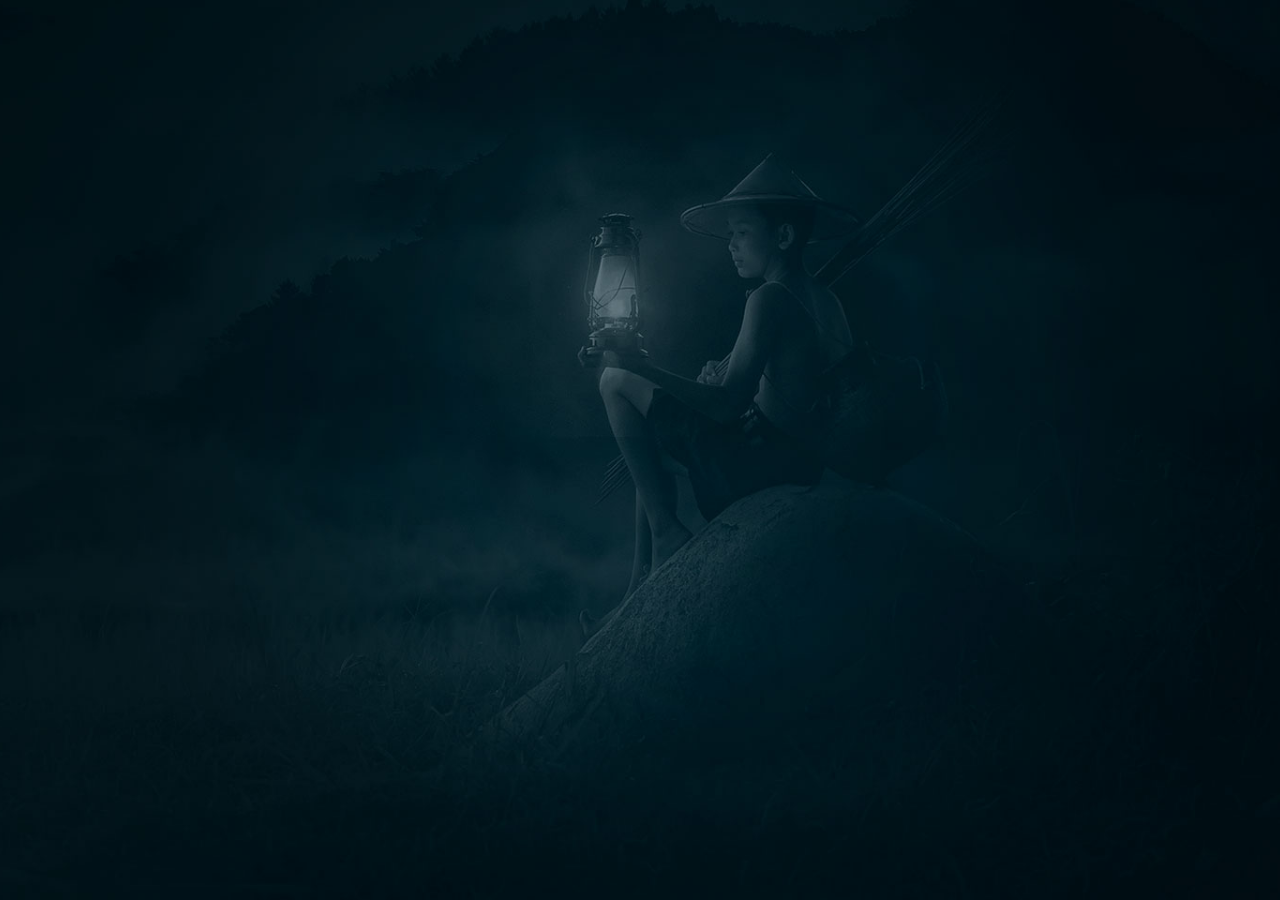
<file: index.html>
<!DOCTYPE html>
<html lang="en">
<head>
    <meta charset="UTF-8">
    <meta http-equiv="X-UA-Compatible" content="IE=edge">
    <meta name="viewport" content="width=device-width, initial-scale=1.0">
    <title>Приветственная</title>
    <link href="https://fonts.googleapis.com/css2?family=Open+Sans:wght@400;700&display=swap" rel="stylesheet">
    <link rel="stylesheet" href="css/normalize.css">
    <link rel="stylesheet" href="css/index.css">
</head>
<body>
    <div class="wrapper">
        <div class="main__content">
            <img src="img/main_logo.png" alt="main_logo" class="logo">
            <p class="main__subtitle">Открой для себя Азию</p>
            <a href="main.html" class="btn">войти</a>
        </div>
    </div>
    
</body>
</html>
</file>
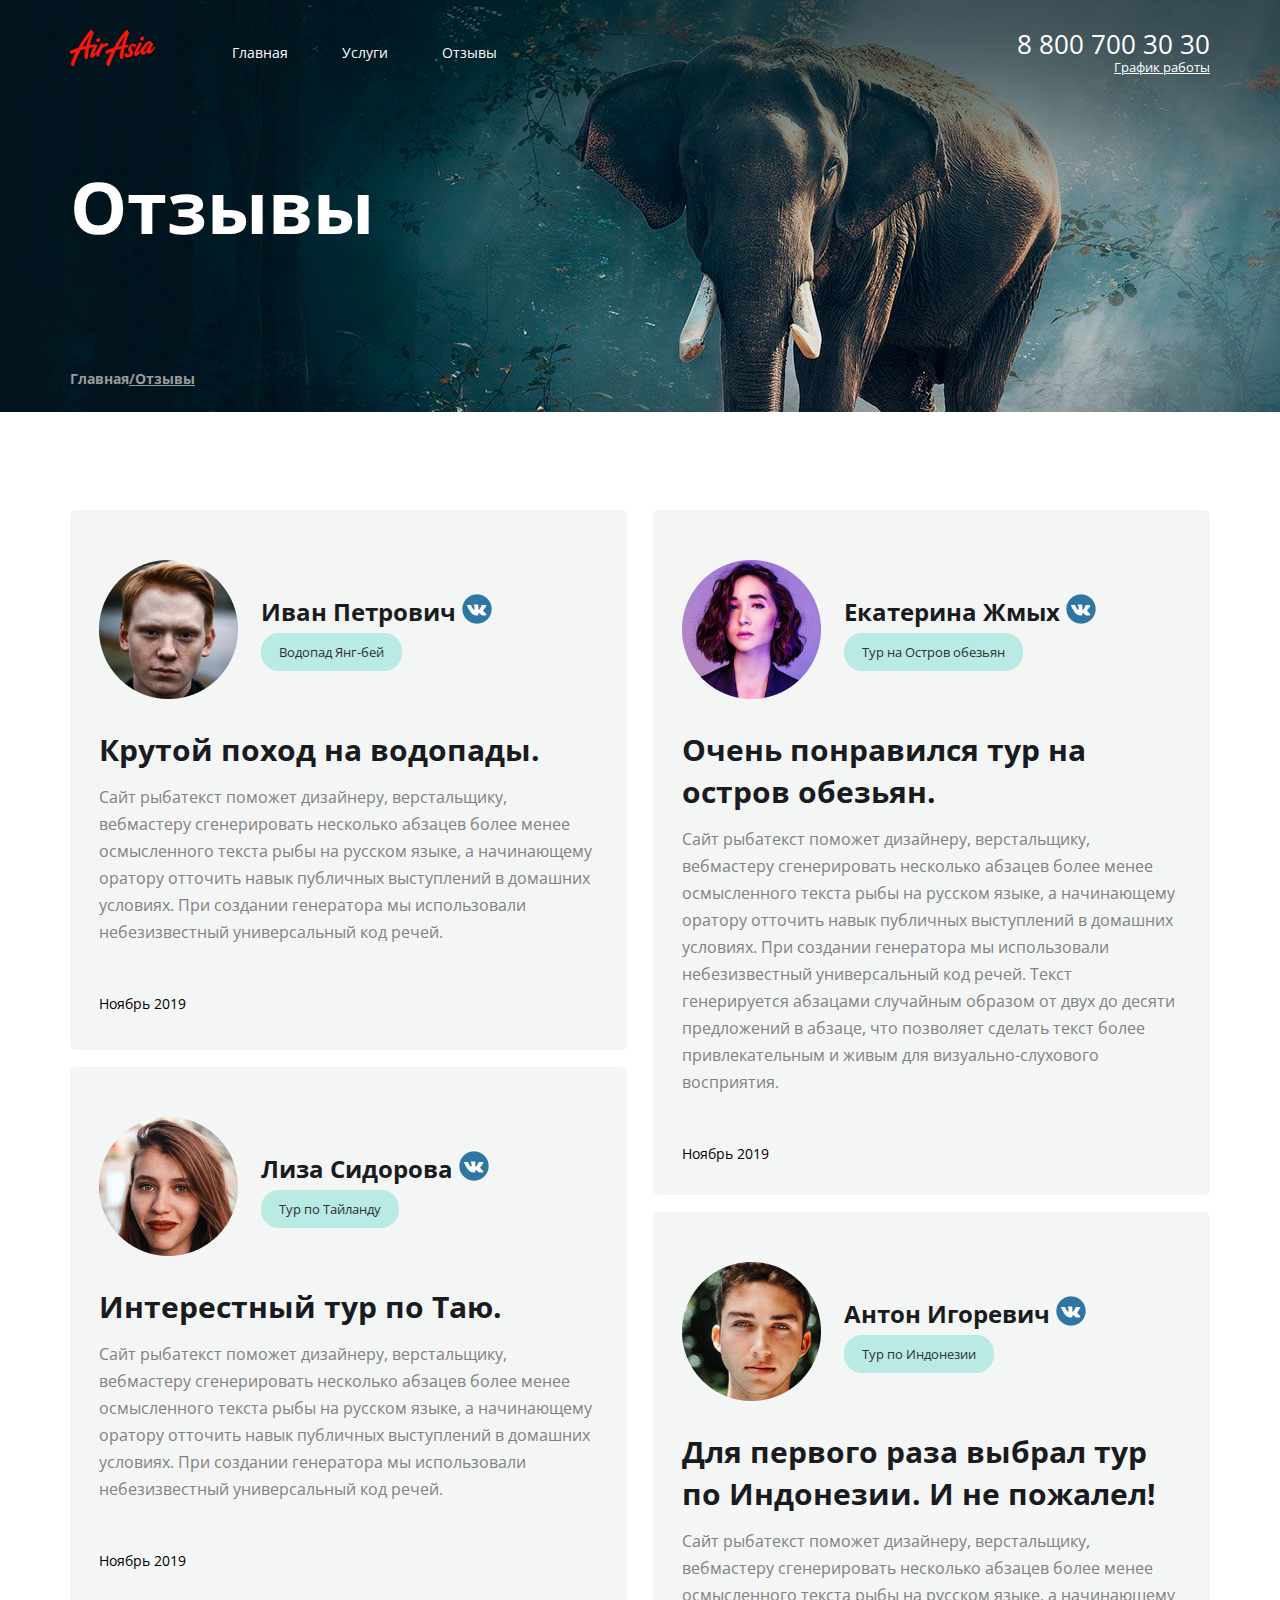
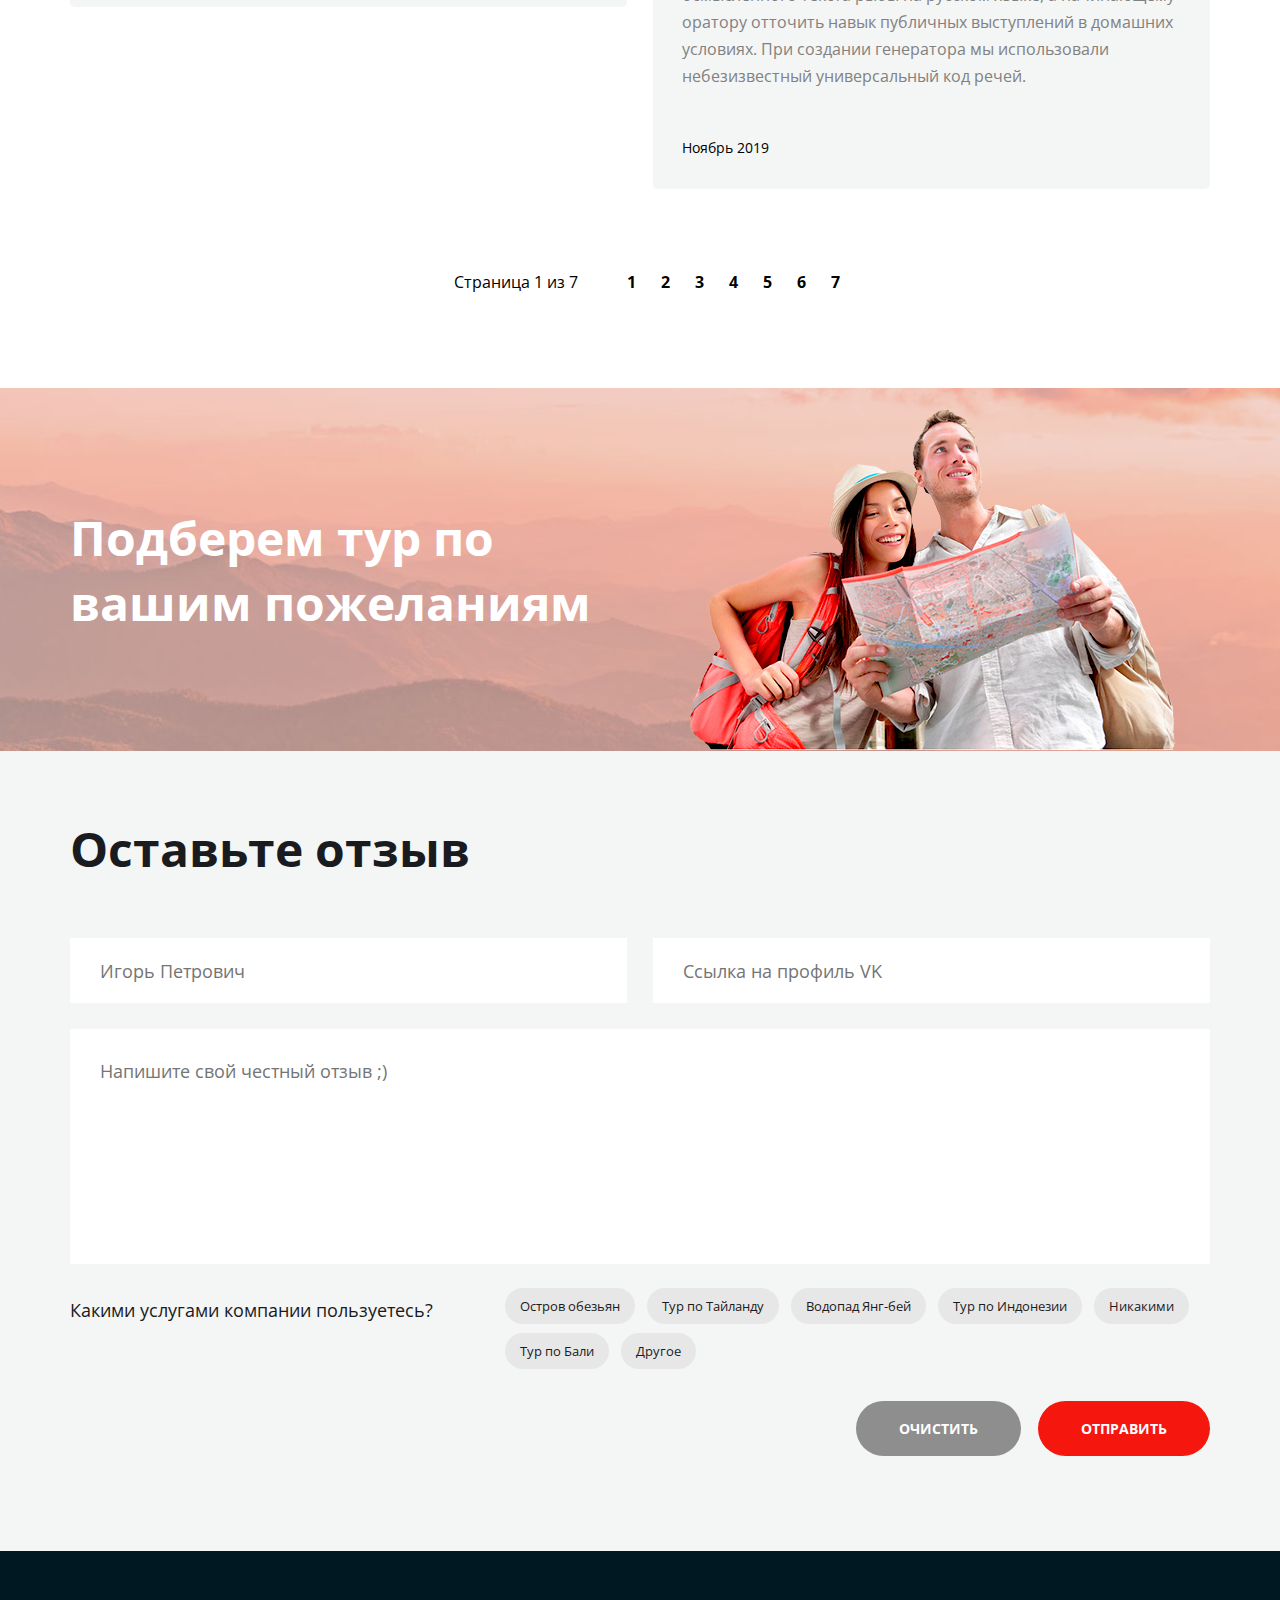
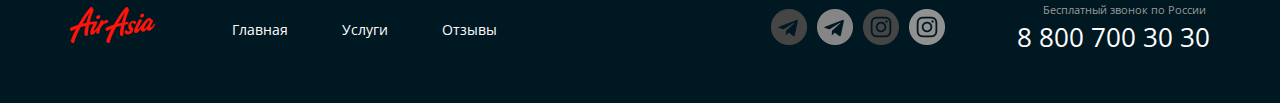
<file: feedbacks.html>
<!DOCTYPE html>
<html lang="ru">

<head>
    <meta charset="UTF-8">
    <meta http-equiv="X-UA-Compatible" content="IE=edge">
    <meta name="viewport" content="width=device-width, initial-scale=1.0">
    <title>Отзывы</title>
    <link href="https://fonts.googleapis.com/css2?family=Open+Sans:wght@400;700&display=swap" rel="stylesheet">
    <link rel="stylesheet" href="css/normalize.css">
    <link rel="stylesheet" href="css/feedbacks.css">
</head>

<body>
    <div class="wrapper">
        <div class="hero">
            <div class="container">
                <header class="header">
                    <a href="/" class="logo">
                        <img class="logo__img" src="img/logo.png" alt="logo">
                    </a>
                    <nav class="menu">
                        <ul class="menu__list">
                            <li class="menu__item"><a href="main.html" class="menu__link">Главная</a></li>
                            <li class="menu__item"><a href="services.html" class="menu__link">Услуги</a></li>
                            <li class="menu__item"><a href="#" class="menu__link">Отзывы</a></li>
                        </ul>
                    </nav>
                    <adress class="contacts">
                        <a href="tel:+88007003030" class="contacts__phone">8 800 700 30 30</a>
                        <div class="contacts__dropdown-title">График работы
                            <div class="dropdown__menu">
                                <div class="menu__worktime">пн-вс: 09:00 - 20:00</div>
                                <div class="menu__break">Обед: 14:00-14:30</div>
                            </div>
                        </div>
                    </adress>
                </header>
                <div class="hero__content">
                    <div class="text__section">
                        <div class="main__title">
                            Отзывы
                        </div>
                        <div class="bread-crumbs">
                            <a href="#" class="bread-crumbs__link">Главная</a>
                            <p>/Отзывы</p>
                        </div>
                    </div>

                </div>
            </div>
        </div>
        <main class="main">

            <section class="feedbacks">

                <div class="container">
                    <div class="feedback__content">
                        <div class="feedbacks__column">
                            <div class="feedbacks__item">
                                <div class="feedback__user">
                                    <div class="user__foto">
                                        <img src="img/feedbacks/user1.png" alt="user1">
                                    </div>
                                    <div class="user__info">
                                        <a href="#" class="user__name">
                                            Иван Петрович
                                        </a>
                                        <div class="user__tur">
                                            Водопад Янг-бей
                                        </div>
                                    </div>
                                </div>
                                <div class="feedback__title">
                                    Крутой поход на водопады.
                                </div>
                                <div class="feedback__text">
                                    Сайт рыбатекст поможет дизайнеру, верстальщику, вебмастеру сгенерировать несколько
                                    абзацев более менее осмысленного текста рыбы на русском языке, а начинающему оратору
                                    отточить навык публичных выступлений в домашних условиях. При создании генератора мы
                                    использовали небезизвестный универсальный код речей.
                                </div>
                                <time class="feedback__date">
                                    Ноябрь 2019
                                </time>
                            </div>
                            <div class="feedbacks__item">
                                <div class="feedback__user">
                                    <div class="user__foto">
                                        <img src="img/feedbacks/user2.png" alt="user1">
                                    </div>
                                    <div class="user__info">
                                        <a href="#" class="user__name">
                                            Лиза Сидорова
                                        </a>
                                        <div class="user__tur">
                                            Тур по Тайланду
                                        </div>
                                    </div>
                                </div>
                                <div class="feedback__title">
                                    Интерестный тур по Таю.
                                </div>
                                <div class="feedback__text">
                                    Сайт рыбатекст поможет дизайнеру, верстальщику, вебмастеру сгенерировать несколько
                                    абзацев более менее осмысленного текста рыбы на русском языке, а начинающему оратору
                                    отточить навык публичных выступлений в домашних условиях. При создании генератора мы
                                    использовали небезизвестный универсальный код речей.
                                </div>
                                <time class="feedback__date">
                                    Ноябрь 2019
                                </time>
                            </div>
                        </div>

                        <div class="feedbacks__column">
                            <div class="feedbacks__item">
                                <div class="feedback__user">
                                    <div class="user__foto">
                                        <img src="img/feedbacks/user3.png" alt="user1">
                                    </div>
                                    <div class="user__info">
                                        <a href="#" class="user__name">
                                            Екатерина Жмых
                                        </a>
                                        <div class="user__tur">
                                            Тур на Остров обезьян
                                        </div>
                                    </div>
                                </div>
                                <div class="feedback__title">
                                    Очень понравился тур на остров обезьян.
                                </div>
                                <div class="feedback__text">
                                    Сайт рыбатекст поможет дизайнеру, верстальщику, вебмастеру сгенерировать несколько
                                    абзацев более менее осмысленного текста рыбы на русском языке, а начинающему оратору
                                    отточить навык публичных выступлений в домашних условиях. При создании генератора мы
                                    использовали небезизвестный универсальный код речей. Текст генерируется абзацами
                                    случайным образом от двух до десяти предложений в абзаце, что позволяет сделать
                                    текст более привлекательным и живым для визуально-слухового восприятия.
                                </div>
                                <time class="feedback__date">
                                    Ноябрь 2019
                                </time>
                            </div>
                            <div class="feedbacks__item">
                                <div class="feedback__user">
                                    <div class="user__foto">
                                        <img src="img/feedbacks/user4.png" alt="user1">
                                    </div>
                                    <div class="user__info">
                                        <a href="#" class="user__name">
                                            Антон Игоревич
                                        </a>
                                        <div class="user__tur">
                                            Тур по Индонезии
                                        </div>
                                    </div>
                                </div>
                                <div class="feedback__title">
                                    Для первого раза выбрал тур по Индонезии. И не пожалел!
                                </div>
                                <div class="feedback__text">
                                    Сайт рыбатекст поможет дизайнеру, верстальщику, вебмастеру сгенерировать несколько
                                    абзацев более менее осмысленного текста рыбы на русском языке, а начинающему оратору
                                    отточить навык публичных выступлений в домашних условиях. При создании генератора мы
                                    использовали небезизвестный универсальный код речей.
                                </div>
                                <time class="feedback__date">
                                    Ноябрь 2019
                                </time>
                            </div>
                        </div>
                    </div>
                    <div class="feedback__pages">
                        <div class="current-page">
                            Страница 1 из 7
                        </div>
                        <ul class="pages">
                            <li><a href="#" class="page-number">1</a></li>
                            <li><a href="#" class="page-number">2</a></li>
                            <li><a href="#" class="page-number">3</a></li>
                            <li><a href="#" class="page-number">4</a></li>
                            <li><a href="#" class="page-number">5</a></li>
                            <li><a href="#" class="page-number">6</a></li>
                            <li><a href="#" class="page-number">7</a></li>
                        </ul>
                    </div>
                </div>
            </section>
            <section class="baner">
                <div class="container">
                    <div class="baner__titrle">
                        Подберем тур по вашим пожеланиям
                    </div>
                </div>
            </section>
            <section class="feedback-form">
                <div class="container">
                    <div class="form__title">
                        Оставьте отзыв
                    </div>
                    <div class="form__inputs">
                        <input class="form__input" type="text" placeholder="Игорь Петрович">
                        <input class="form__input" type="text" placeholder="Ссылка на профиль VK">
                    </div>
                    <textarea class="form__textarea" name="" id="" cols="30" rows="10"
                        placeholder="Напишите свой честный отзыв ;)"></textarea>
                    <div class="form__checkbox-area">
                        <div class="checkbox__title">
                            Какими услугами компании пользуетесь?
                        </div>
                        <div class="checkbox__list">
                            <label for="monkey">
                                <input class="input" type="checkbox" name="" id="monkey">
                                <div class="checkbox__btn">Остров обезьян</div>
                            </label>
                            <label for="tai">
                                <input class="input" type="checkbox" name="" id="tai">
                                <div class="checkbox__btn">Тур по Тайланду</div>
                            </label>
                            <label for="yang">
                                <input class="input" type="checkbox" name="" id="yang">
                                <div class="checkbox__btn">Водопад Янг-бей</div>
                            </label>
                            <label for="indonesia">
                                <input class="input" type="checkbox" name="" id="indonesia">
                                <div class="checkbox__btn">Тур по Индонезии</div>
                            </label>
                            <label for="no-use">
                                <input class="input" type="checkbox" name="" id="no-use">
                                <div class="checkbox__btn">Никакими</div>
                            </label>
                            <label for="bali">
                                <input class="input" type="checkbox" name="" id="bali">
                                <div class="checkbox__btn">Тур по Бали</div>
                            </label>
                            <label for="other">
                                <input class="input" type="checkbox" name="" id="other">
                                <div class="checkbox__btn">Другое</div>
                            </label>
                        </div>
                    </div>
                    <div class="form__buttons">
                        <button class="btn clear-btn">Очистить</button>
                        <button class="btn send-btn">Отправить</button>
                    </div>
                </div>

            </section>
        </main>


        <footer class="footer">
            <div class="container">
                <div class="footer__inner">
                    <div class="footer__left">
                        <a href="" class="logo"><img src="img/logo.png" alt="logo"></a>
                        <nav class="footer__menu">
                            <ul class="menu__list footer">
                                <li class="menu__item"><a href="main.html" class="menu__link">Главная</a></li>
                                <li class="menu__item"><a href="services.html" class="menu__link">Услуги</a></li>
                                <li class="menu__item"><a href="#" class="menu__link">Отзывы</a></li>
                            </ul>
                        </nav>
                    </div>
                    <div class="footer__socials">
                        <!-- <ul class="socials__list"><a href="#" class="socials__link"><img src="img/t.png" alt="twitter"
                                    class="socials__logo"></a></ul>
                        <ul class="socials__list"><a href="#" class="socials__link"><img src="img/vk.png" alt="vk"
                                    class="socials__logo"></a></ul>
                        <ul class="socials__list"><a href="#" class="socials__link"><img src="img/f2.png" alt="facebook"
                                    class="socials__logo"></a></ul>
                        <ul class="socials__list"><a href="#" class="socials__link"><img src="img/in.png"
                                    alt="instagram" class="socials__logo"></a></ul> -->

                        <div class="icons twitter-icon"></div>
                        <div class="icons vk-icon"></div>
                        <div class="icons facebook-icon"></div>
                        <div class="icons in-icon"></div>
                    </div>
                    <adress class="footer__contacts">
                        <div class="contacts__chart">
                            Бесплатный звонок по России
                        </div>
                        <a href="tel:+88007003030" class="contacts__phone">8 800 700 30 30</a>
                    </adress>
                </div>
            </div>
        </footer>
    </div>

</body>

</html>
</file>
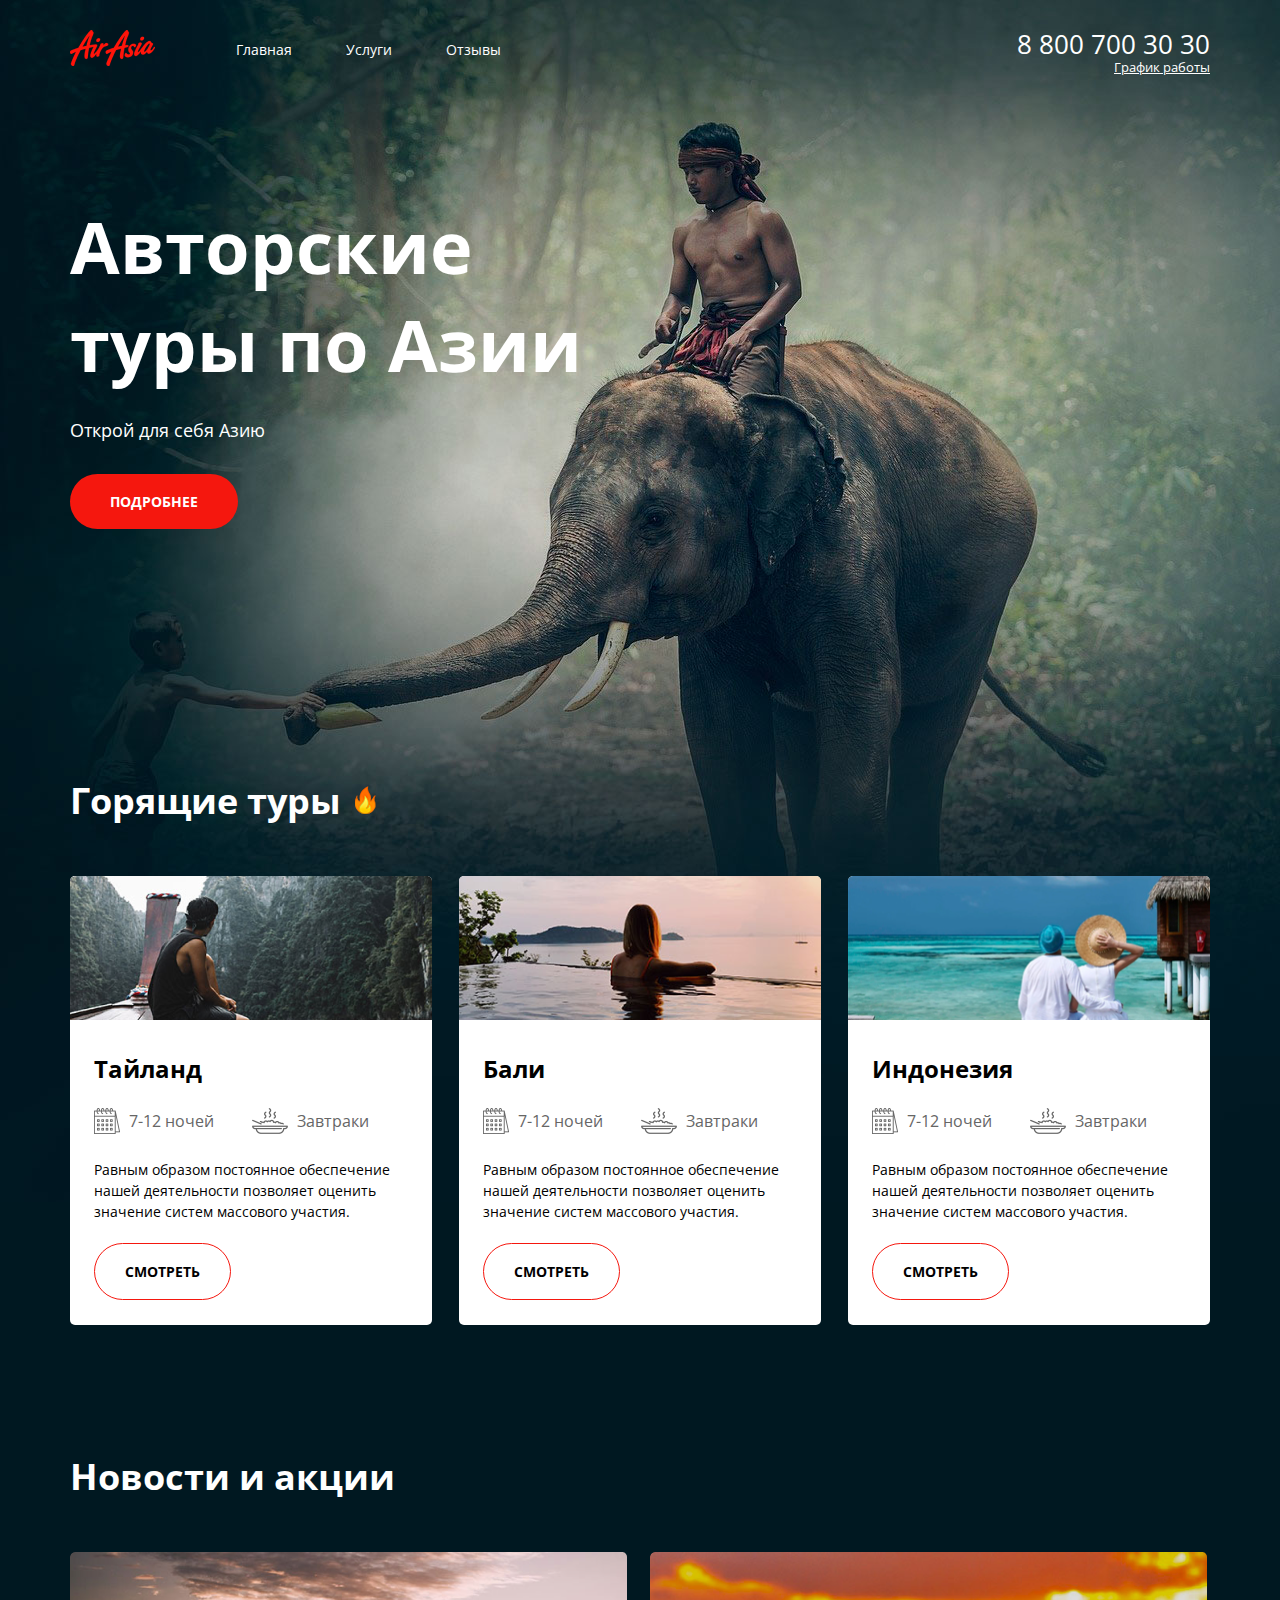
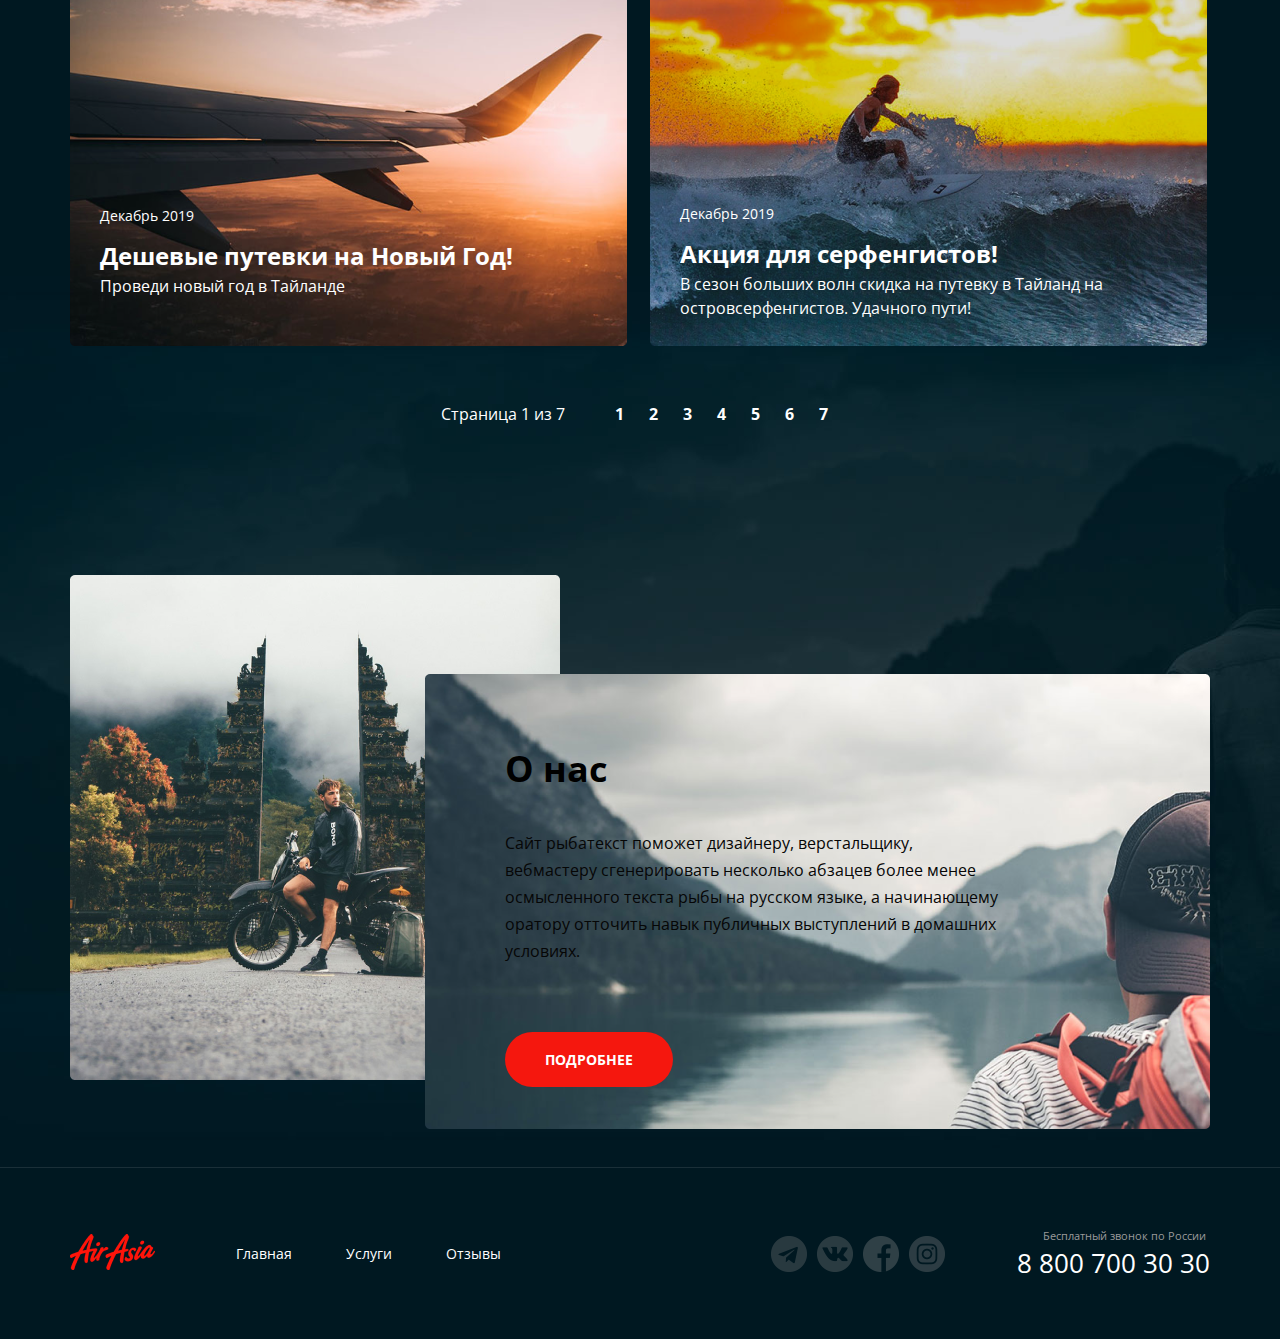
<file: main.html>
<!DOCTYPE html>
<html lang="ru">

<head>
    <meta charset="UTF-8">
    <meta http-equiv="X-UA-Compatible" content="IE=edge">
    <meta name="viewport" content="width=device-width, initial-scale=1.0">
    <title>Air_asia</title>
    <link rel="preconnect" href="https://fonts.gstatic.com">
    <link href="https://fonts.googleapis.com/css2?family=Open+Sans:wght@400;700&display=swap" rel="stylesheet">
    <link rel="stylesheet" href="css/normalize.css">
    <link rel="stylesheet" href="css/main.css">
</head>

<body>
    <div class="wrapper">
        <section class="hero">
            <div class="container">
                <header class="header">
                    <a href="/" class="logo">
                        <img class="logo__img" src="img/logo.png" alt="logo">
                    </a>
                    <nav class="menu">
                        <ul class="menu__list">
                            <li class="menu__item"><a href="#" class="menu__link">Главная</a></li>
                            <li class="menu__item"><a href="services.html" class="menu__link">Услуги</a></li>
                            <li class="menu__item"><a href="#" class="menu__link">Отзывы</a></li>
                        </ul>
                    </nav>
                    <adress class="contacts">
                        <a href="tel:+88007003030" class="contacts__phone">8 800 700 30 30</a>
                        <div class="contacts__dropdown-title">График работы</div>
                    </adress>
                </header>
                <div class="hero__content">
                    <div class="hero__text-section">
                        <h1 class="top__title">Авторские туры по Азии</h1>
                        <h4 class="top__subtitle">Открой для себя Азию</h4>
                        <a href="#" class="btn">подробнее</a>
                    </div>
                </div>
            </div>
        </section>
<main class="main">
        <section class="hot-turs">
            <div class="container">
                <h2 class="hot-turs__title">
                    Горящие туры
                </h2>
                <ul class="offers">
                    <li class="offers__item">
                        <img src="img/river.png" alt="river" class="offer__img">
                        <div class="offer__content">
                            <div class="offer__title">Тайланд</div>
                            <div class="offer__include">
                                <img src="img/calendar.svg" alt="calendar" class="calendar__img">
                                <div class="include__text">7-12 ночей</div>
                                <img src="img/meal.svg" alt="meal" class="include__img">
                                <div class="include__text">Завтраки</div>
                            </div>
                            <div class="offer__description">
                                Равным образом постоянное обеспечение нашей деятельности позволяет оценить значение
                                систем массового участия.
                            </div>
                            <a href="#" class="btn btn_invert">смотреть</a>
                        </div>
                    </li>
                    <li class="offers__item">
                        <img src="img/pool.png" alt="pool" class="offer__img">
                        <div class="offer__content">
                            <div class="offer__title">Бали</div>
                            <div class="offer__include">
                                <img src="img/calendar.svg" alt="calendar" class="calendar__img">
                                <div class="include__text">7-12 ночей</div>
                                <img src="img/meal.svg" alt="meal" class="include__img">
                                <div class="include__text">Завтраки</div>
                            </div>
                            <div class="offer__description">
                                Равным образом постоянное обеспечение нашей деятельности позволяет оценить значение
                                систем
                                массового участия.
                            </div>
                            <a href="#" class="btn btn_invert">смотреть</a>
                        </div>
                    </li>
                    <li class="offers__item">
                        <img src="img/ocean.png" alt="ocean" class="offer__img">
                        <div class="offer__content">
                            <div class="offer__title">Индонезия</div>
                            <div class="offer__include">
                                <img src="img/calendar.svg" alt="calendar" class="calendar__img">
                                <div class="include__text">7-12 ночей</div>
                                <img src="img/meal.svg" alt="meal" class="include__img">
                                <div class="include__text">Завтраки</div>
                            </div>
                            <div class="offer__description">
                                Равным образом постоянное обеспечение нашей деятельности позволяет оценить значение
                                систем
                                массового участия.
                            </div>
                            <a href="#" class="btn btn_invert">смотреть</a>
                        </div>
                    </li>
                </ul>
            </div>
        </section>

        <section class="news">
            <div class="container">
                <h2 class="news__title">
                    Новости и акции
                </h2>
                <ul class="news_items">
                    <li class="news__item">
                        <img clas="item__bg-img" src="img/plain.png" alt="plain">
                        <div class="news__textblock">
                            <time class="news__date">Декабрь 2019</time>
                            <div class="news__name">Дешевые путевки на Новый Год!</div>
                            <div class="news__text">Проведи новый год в Тайланде</div>
                        </div>
                    </li>
                    <li class="news__item">
                        <img clas="item__bg-img" src="img/Surfer.png" alt="surfer">
                        <div class="news__textblock">
                            <time class="news__date">Декабрь 2019</time>
                            <div class="news__name">Акция для серфенгистов!</div>
                            <div class="news__text">В сезон больших волн скидка на путевку в Тайланд на
                                островсерфенгистов. Удачного пути!</div>
                        </div>
                    </li>
                </ul>
                <div class="news__pages">
                    <div class="current-page">
                        Страница 1 из 7
                    </div>
                    <ul class="pages">
                        <li><a href="#" class="page-number">1</a></li>
                        <li><a href="#" class="page-number">2</a></li>
                        <li><a href="#" class="page-number">3</a></li>
                        <li><a href="#" class="page-number">4</a></li>
                        <li><a href="#" class="page-number">5</a></li>
                        <li><a href="#" class="page-number">6</a></li>
                        <li><a href="#" class="page-number">7</a></li>
                    </ul>
                </div>
            </div>
        </section>

        <section class="information">
            <div class="container">
                <img src="img/gates.png" alt="gates" class="left__img">
                <div class="info-block">
                    <img src="img/mountains.png" alt="gates" class="info__block-bg">
                    <div class="information__text-block">
                        <div class="info-block__title">
                            О нас
                        </div>
                        <div class="info-block__text">
                            <p> Сайт рыбатекст поможет дизайнеру, верстальщику, вебмастеру сгенерировать несколько
                                абзацев
                                более
                                менее осмысленного текста рыбы на русском языке, а начинающему оратору отточить навык
                                публичных
                                выступлений в домашних условиях.</p>
                        </div>
                        <a href="#" class="btn">подробнее</a>
                    </div>
                </div>
            </div>
        </section>
    </ьфclass=>
        <footer class="footer">
            <div class="container">
                <div class="footer__inner">
                    <div class="footer__left">
                        <a href="" class="logo"><img src="img/logo.png" alt="logo"></a>
                        <nav class="footer__menu">
                            <ul class="menu__list footer">
                                <li class="menu__item"><a href="#" class="menu__link">Главная</a></li>
                                <li class="menu__item"><a href="services.html" class="menu__link">Услуги</a></li>
                                <li class="menu__item"><a href="#" class="menu__link">Отзывы</a></li>
                            </ul>
                        </nav>
                    </div>
                    <div class="footer__socials">
                        <ul class="socials__list"><a href="#" class="socials__link"><img src="img/t.png" alt="twitter"
                                    class="socials__logo"></a></ul>
                        <ul class="socials__list"><a href="#" class="socials__link"><img src="img/vk.png" alt="vk"
                                    class="socials__logo"></a></ul>
                        <ul class="socials__list"><a href="#" class="socials__link"><img src="img/f2.png" alt="facebook"
                                    class="socials__logo"></a></ul>
                        <ul class="socials__list"><a href="#" class="socials__link"><img src="img/in.png"
                                    alt="instagram" class="socials__logo"></a></ul>
                    </div>
                    <adress class="footer__contacts">
                        <div class="contacts__chart">
                            Бесплатный звонок по России
                        </div>
                        <a href="tel:+88007003030" class="contacts__phone">8 800 700 30 30</a>
                    </adress>
                </div>
            </div>
        </footer>

    </div>

</body>

</html>
</file>
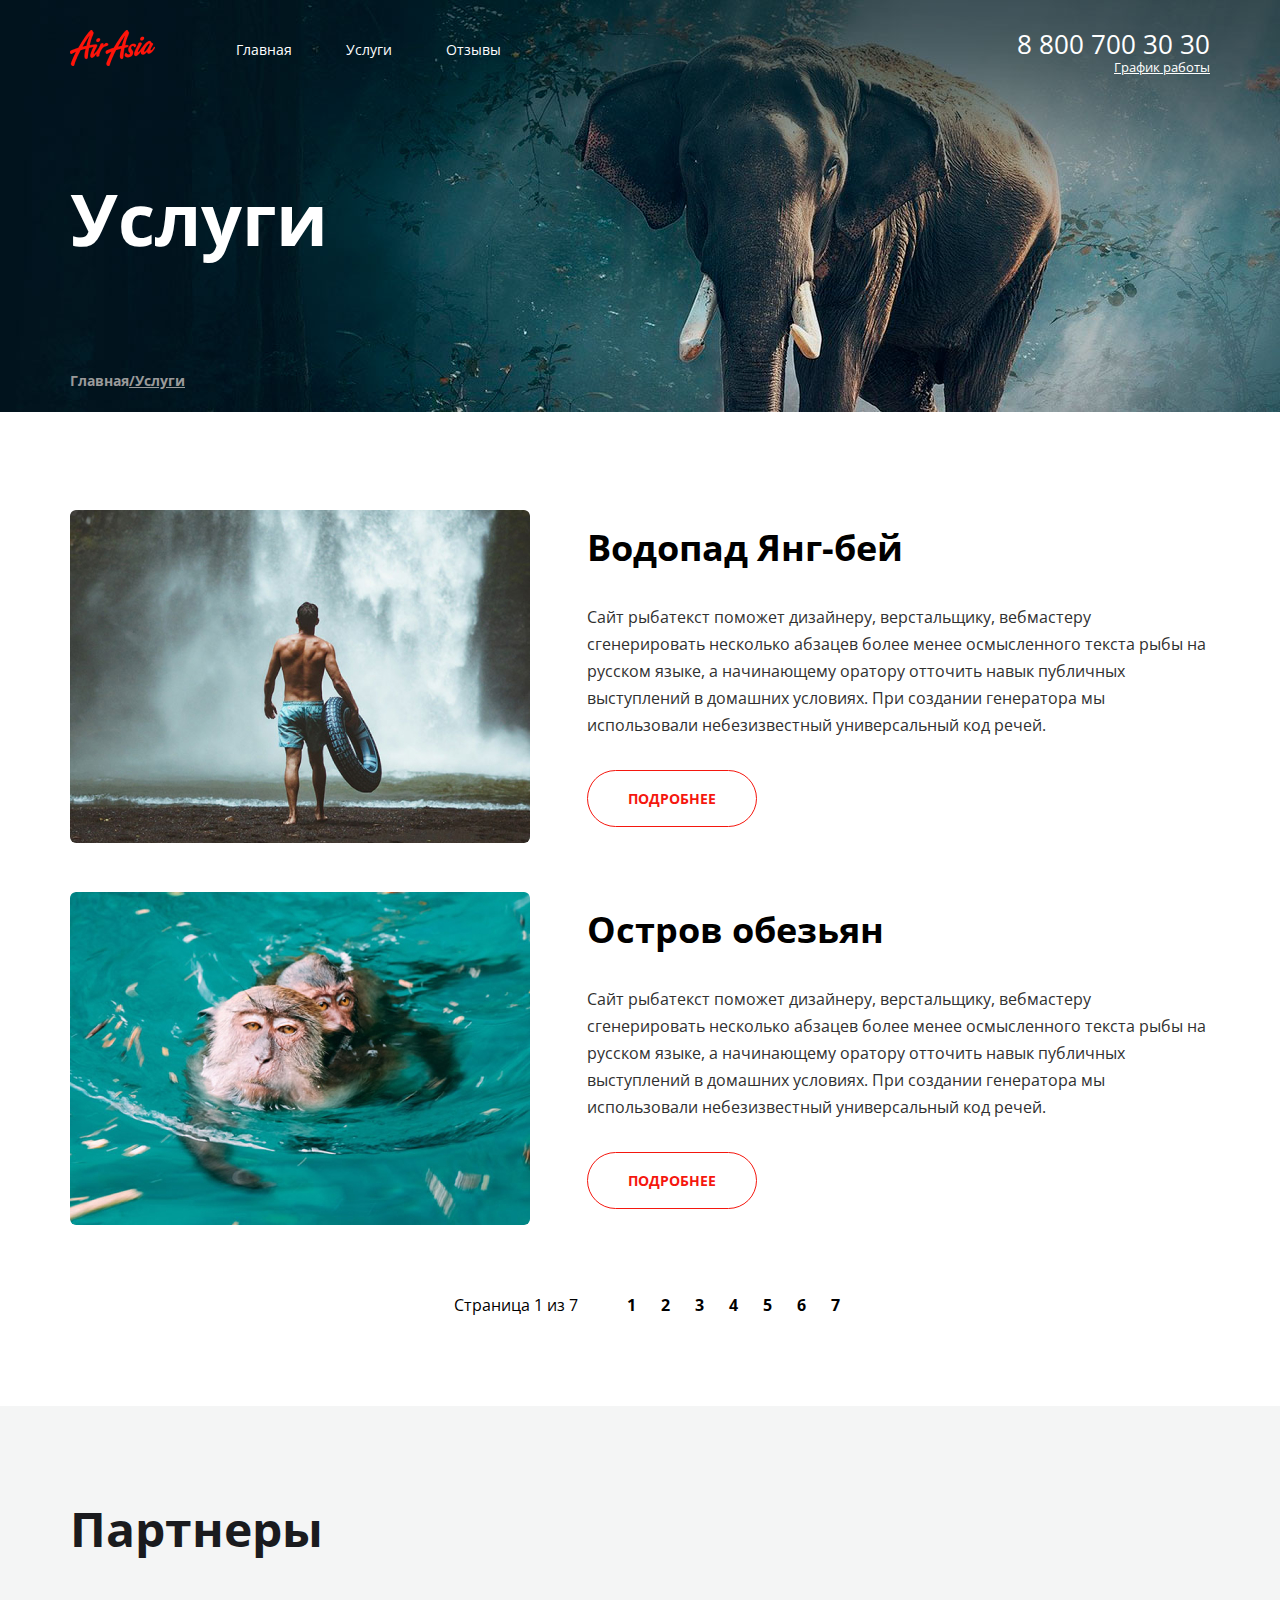
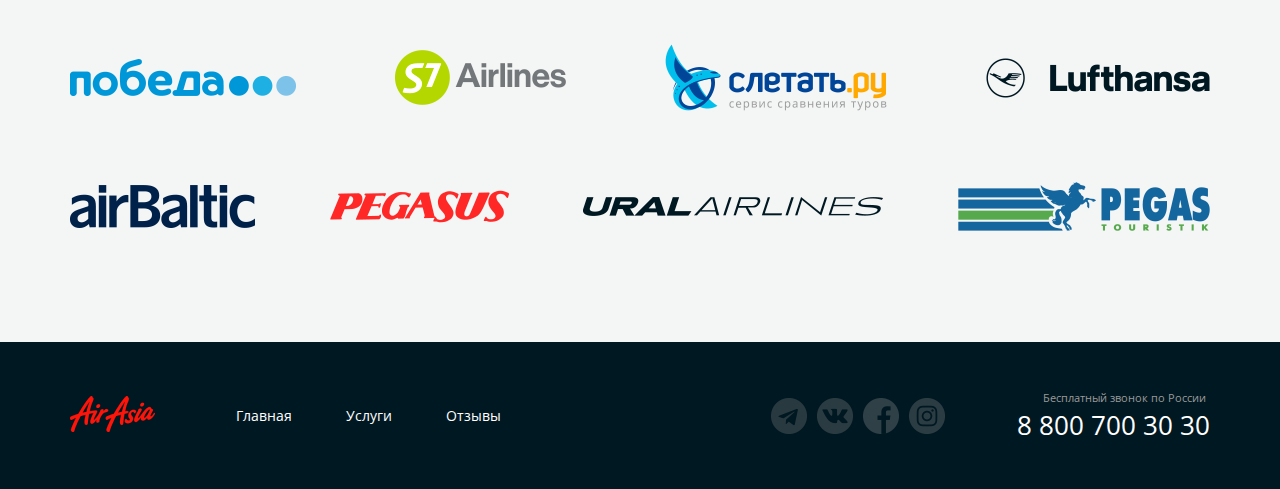
<file: services.html>
<!DOCTYPE html>
<html lang="ru">

<head>
    <meta charset="UTF-8">
    <meta http-equiv="X-UA-Compatible" content="IE=edge">
    <meta name="viewport" content="width=device-width, initial-scale=1.0">
    <title>Услуги</title>
    <link href="https://fonts.googleapis.com/css2?family=Open+Sans:wght@400;700&display=swap" rel="stylesheet">
    <link rel="stylesheet" href="css/normalize.css">
    <link rel="stylesheet" href="css/services.css">
</head>

<body>
    <div class="wrapper">
        <div class="hero">
            <div class="container">
                <header class="header">
                    <a href="/" class="logo">
                        <img class="logo__img" src="img/logo.png" alt="logo">
                    </a>
                    <nav class="menu">
                        <ul class="menu__list">
                            <li class="menu__item"><a href="main.html" class="menu__link">Главная</a></li>
                            <li class="menu__item"><a href="#" class="menu__link">Услуги</a></li>
                            <li class="menu__item"><a href="#" class="menu__link">Отзывы</a></li>
                        </ul>
                    </nav>
                    <adress class="contacts">
                        <a href="tel:+88007003030" class="contacts__phone">8 800 700 30 30</a>
                        <div class="contacts__dropdown-title">График работы</div>
                    </adress>
                </header>
                <div class="hero__content">
                    <div class="text__section">
                        <div class="main__title">
                            Услуги
                        </div>
                        <div class="bread-crumbs">
                            <a href="#" class="bread-crumbs__link">Главная</a>
                            <p>/Услуги</p>
                        </div>
                    </div>

                </div>
            </div>
        </div>
        <main class="main">
            <section class="offers">
                <div class="container">
                    <ldiv class="offers__item">
                        <img src="img/services/waterfall.jpg" alt="waterfall" class="item__img">
                        <div class="item__description">
                            <h2 class="description__title">Водопад Янг-бей</h2>
                            <div class="description__text">
                                Сайт рыбатекст поможет дизайнеру, верстальщику, вебмастеру сгенерировать несколько
                                абзацев более менее осмысленного текста рыбы на русском языке, а начинающему оратору
                                отточить навык публичных выступлений в домашних условиях. При создании генератора мы
                                использовали небезизвестный универсальный код речей.
                            </div>
                            <a href="#" class="btn">подробнее</a>
                        </div>
                    </ldiv>
                    <div class="offers__item">
                        <img src="img/services/monkeys.jpg" alt="monkeys" class="item__img">
                        <div class="item__description">
                            <h2 class="description__title">Остров обезьян</h2>
                            <div class="description__text">
                                Сайт рыбатекст поможет дизайнеру, верстальщику, вебмастеру сгенерировать несколько
                                абзацев более менее осмысленного текста рыбы на русском языке, а начинающему оратору
                                отточить навык публичных выступлений в домашних условиях. При создании генератора мы
                                использовали небезизвестный универсальный код речей.
                            </div>
                            <a href="#" class="btn">подробнее</a>
                        </div>
                    </div>
                    <div class="offers__pages">
                        <div class="current-page">
                            Страница 1 из 7
                        </div>
                        <ul class="pages">
                            <li><a href="#" class="page-number">1</a></li>
                            <li><a href="#" class="page-number">2</a></li>
                            <li><a href="#" class="page-number">3</a></li>
                            <li><a href="#" class="page-number">4</a></li>
                            <li><a href="#" class="page-number">5</a></li>
                            <li><a href="#" class="page-number">6</a></li>
                            <li><a href="#" class="page-number">7</a></li>
                        </ul>
                    </div>
                </div>
            </section>
            <section class="partners">
                <div class="container">
                    <div class="partners__title">Партнеры</div>
                    <div class="partners__items">
                        <div class="partners__links">
                            <a href="#" class="partner__logo"><img src="img/services/pobeda.png" alt="pobeda"></a>
                            <a href="#" class="partner__logo"><img src="img/services/s7.png" alt="s7"></a>
                            <a href="#" class="partner__logo"><img src="img/services/lets-fly.png" alt="lefts-fly"></a>
                            <a href="#" class="partner__logo"><img src="img/services/lufthansa.png" alt="lufthansa"></a>
                        </div>
                        <div class="partners__links">
                            <a href="#" class="partner__logo"><img src="img/services/airbaltic.png" alt="airbaltic"></a>
                            <a href="#" class="partner__logo"><img src="img/services/pegasus.png" alt="pegasus"></a>
                            <a href="#" class="partner__logo"><img src="img/services/ural.png" alt="ural"></a>
                            <a href="#" class="partner__logo"><img src="img/services/pegas.png" alt="pegas"></a>
                        </div>
                    </div>
            </section>

            <footer class="footer">
                <div class="container">
                    <div class="footer__inner">
                        <div class="footer__left">
                            <a href="" class="logo"><img src="img/logo.png" alt="logo"></a>
                            <nav class="footer__menu">
                                <ul class="menu__list footer">
                                    <li class="menu__item"><a href="main.html" class="menu__link">Главная</a></li>
                                    <li class="menu__item"><a href="#" class="menu__link">Услуги</a></li>
                                    <li class="menu__item"><a href="#" class="menu__link">Отзывы</a></li>
                                </ul>
                            </nav>
                        </div>
                        <div class="footer__socials">
                            <ul class="socials__list"><a href="#" class="socials__link"><img src="img/t.png"
                                        alt="twitter" class="socials__logo"></a></ul>
                            <ul class="socials__list"><a href="#" class="socials__link"><img src="img/vk.png" alt="vk"
                                        class="socials__logo"></a></ul>
                            <ul class="socials__list"><a href="#" class="socials__link"><img src="img/f2.png"
                                        alt="facebook" class="socials__logo"></a></ul>
                            <ul class="socials__list"><a href="#" class="socials__link"><img src="img/in.png"
                                        alt="instagram" class="socials__logo"></a></ul>
                        </div>
                        <adress class="footer__contacts">
                            <div class="contacts__chart">
                                Бесплатный звонок по России
                            </div>
                            <a href="tel:+88007003030" class="contacts__phone">8 800 700 30 30</a>
                        </adress>
                    </div>
                </div>
            </footer>
    </div>
    </div>
</body>

</html>
</file>
<file: css/index.css>
body{
    font-family: 'Open Sans', sans-serif;
    color: white;
    font-size: 14px;
    line-height: 19px;
    background: #001821;
}
*{
    box-sizing: border-box;
}

a{
    color: inherit;
    text-decoration: none;
}
.wrapper{
    width: 100vw;
    height: 100vh;
    background: url(../img/index_bg.png) center center no-repeat;
    background-size: cover;
    display: flex;
    align-items: center;
    justify-content: center;
    
}
.main__content{
    display: flex;
    align-items: center;
    flex-direction: column;
    background: url(../img/shades.png)center center no-repeat;
    width: 591px;
    height: 248px;
    animation: MainAnimation;
    animation-delay: .5s;
    animation-duration: 1s;
    animation-timing-function:cubic-bezier(0.175, 0.885, 0.32, 1.275);
    animation-fill-mode: forwards;
    opacity: 1;
    transform: scale(0);
}
.main__subtitle{
    font-size: 18px;
    line-height: 25px;
    margin-bottom: 70px;
    margin-top: -3px;
}
.btn{
    font-weight: bold;
    font-size: 14px;
    line-height: 19px;
    padding: 18px 40px;
    background-color: #F5170E;
    border-radius: 35px;
    text-transform: uppercase;
}
.btn:hover{
    background-color: #DA0100;
    transition: .5s;
}
@keyframes MainAnimation{
    from{
        transform: scale(0);
    }
    40%{
        transform: scale(1);
    }
    55%{
        transform: scale(.8);
    }
    70%{
        transform: scale(1);
    }
    85%{
        transform: scale(.8);
    }
    to{
        transform: scale(1);
    }
}
</file>
<file: css/feedbacks.css>
body{
    font-family: 'Open Sans', sans-serif;
    font-size: 14px;
    line-height: 19px;
}
*{
    box-sizing: border-box;
}
h1, h2, h3, h4{
    margin: 0;font-weight: normal;
}
a{
    color: inherit;
    text-decoration: none;
}
ul{
    padding: 0;
    margin: 0;
}
ul li{
    list-style: none;
    margin: 0;
    padding:0;
}
.wrapper{
    min-width: 1140px;
    background: url(../img/services/headline.png) center top no-repeat;
}
.container{
    margin: 0 auto;
    width: 1140px;
}
.hero{
    min-height: 412px;
    color: #fff;
}

.header{
    padding-top: 27px;
    display: flex;
    align-items: center;
}
.logo{
    display: block;
}
.menu__list{
    display: inline-flex;
    margin-left: 23px;
    margin-top: 5px;
}
.contacts{
    margin-left: auto;
    text-align: right;
}
.menu__item{
    margin-left: 54px;
    transition: .5s;
}
.menu__item:hover{
    color: #F5170E;
}
.contacts__phone{
    font-size: 26px;
    line-height: 35px;
}
.contacts__dropdown-title{
    font-size: 13px;
    line-height: 10px;
    text-decoration: underline;
}
.main__title{
    font-weight: bold;
    font-size: 72px;
    line-height: 98px;
    margin-top: 85px;
    margin-bottom: 100px;
}
.bread-crumbs{
    font-weight: bold;
    font-size: 14px;
    line-height: 19px;
    color: #9A9A9A;
    display: inline-flex;
    align-items: baseline;
}
.bread-crumbs p{
text-decoration: underline;
}



.main{
   padding-top: 98px; 
}
.feedback__content{
    display: flex;
    justify-content: space-between;
}
.feedbacks{
    padding-bottom: 90px;
}

.feedbacks__column{
    max-width: 557px;
    border-radius: 5px;
}
.feedbacks__item{
    display: flex;
    flex-direction: column;
    background: #F4F5F5;
    padding: 50px 29px 32px;
    border-radius: 5px;
    min-height: 540px;
    margin-bottom: 17px;
}

.user__foto{
    width: 142px;
    height: 142px;
    border-radius: 50%;
    background-position: center center;
    background-repeat: no-repeat;
    background-size: cover;

}
.user__info{
    display: inline-flex;
}
.user__name{
    font-weight: bold;
    font-size: 24px;
    line-height: 42px;
    color: #1A1B1E;
    transition: color .3s;
    position: relative;
    max-width: 270px;
}
.user__name::after{
    position: absolute;
    content: "";
    width: 30px;
    height: 30px;
    top: 3px;
    right: -36px;
    background: url(../img/icons/vk-blue.png);
}

.user__name:hover{
    color: #2E77A4;
    text-decoration: underline;
}
.user__tur{
    display: inline-flex;
    font-size: 13px;
    line-height: 18px;
    color: #303030;
    padding: 10px 18px;
    background-color: #B9EAE4;
    border-radius: 18px;
    margin-right: auto;
}
.feedback__title{
    font-weight: bold;
    font-size: 30px;
    line-height: 42px;
    color: #1A1B1E;
  margin-bottom: 13px;
}
.feedback__text{
    font-size: 16px;
    line-height: 27px;
    color: #818181;
    margin-bottom: 48px;
}
.feedback__user{
    display: flex;
    justify-content: left;
    align-items: center;
    margin-bottom: 27px;
}
.user__info{
    display: flex;
    flex-direction: column;
    margin-left: 20px;
}
.feedback__pages{
    padding-top: 15px;
    display: flex;
    justify-content: center;
    align-items: center;
    margin-left: 25px;
    margin-top: 45px;

}
.current-page{
    margin-right: 36px;
    font-size: 16px;
    line-height: 20px;
}
.pages{
    display: inline-flex;
    align-items: center;
}
.page-number{
    color: #000;
    font-weight: bold;
    font-size: 16px;
    line-height: 21px;
    display: flex;
    align-items: center;
    margin-left: 2px;
    width: 32px;
    height: 32px;
    background-color:transparent;
    border-radius: 50%;
    justify-content: center;
    transition: .5s;
}
.page-number:hover{
    color: #fff;
    background-color: #F5170E;
}
.baner{
    min-height: 363px;
    display: flex;
    justify-content: start;
    align-items: center;
    background: url(../img/feedbacks/fb_bg.png) center center no-repeat;
}
.baner__titrle{
    max-width: 595px;
    font-weight: bold;
    font-size: 48px;
    line-height: 65px;
    color: #fff;
}
.feedback-form{
    background-color:#F4F5F5 ;
    padding-top: 65px;
    padding-bottom: 95px;
}
.form__title{
    font-weight: bold;
    font-size: 48px;
    line-height: 65px;
    display: flex;
    color: #1A1B1E;
    margin-bottom: 57px;
}
.form__inputs{
    display: flex;
    justify-content: space-between;
}
.form__input{
    width: 557px;
    height: 65px;
    border: none;
    padding: 0 30px;
    font-size: 18px;
    line-height: 25px;
    color: #1A1B1E;
    margin-bottom: 26px;
}
.form__textarea{
    resize: none;
    height: 235px;
    min-width: 1140px;
    border: none;
    padding: 30px;
    font-size: 18px;
    line-height: 25px;
    color: #1A1B1E;
    margin-bottom: 20px;
}
.input{
    display: none;
}
.input:checked ~ .checkbox__btn{
    background-color: #B9EAE4;
    }
.checkbox__btn{
    font-size: 13px;
    line-height: 18px;
    color: #1A1B1E;    
    padding: 9px 15px;
    background-color: #e7e7e7;
    border-radius: 20px;
    display: inline-flex;
    flex-wrap: wrap;
    margin-bottom: 9px;
    margin-right: 12px;
}
.checkbox__list{
    max-width: 705px;
    display: flex;
    flex-wrap: wrap;
}
.form__checkbox-area{
    display: flex;
    justify-content: space-between;
    margin-bottom: 23px;
}
.checkbox__title{
    margin-top: 10px;
    font-size: 18px;
    line-height: 25px;
    color: #1A1B1E;
}
.btn{
    font-weight: bold;
    font-size: 14px;
    line-height: 19px;
    padding: 18px 43px;
    border-radius: 35px;
    text-transform: uppercase;
    border: none;
    color: #fff;
    margin-left: 17px;
    transition: .3s;
}
.clear-btn{
    background-color: #8e8e8e;
}
.clear-btn:hover{
    background-color: #000;
}
.send-btn{
    background-color: #F5170E;
}
.send-btn:hover{
    background-color: #da0100;
}
.form__buttons{
    display: flex;
    justify-content:flex-end;
}











.footer{
    color: #fff;
    padding: 32px 0;
    background-color: #001821;
}
.footer__inner{
    display: flex;
    align-items: center;
    justify-content: space-between;
}
.footer__left{
    display: inline-flex;
    align-items: center;
}
.footer__socials{
    display: inline-flex;
    margin-left: auto;
}
.footer__contacts{
    margin-left: 72px;
}
.contacts__chart{
    font-size: 11px;
    line-height: 20px;
    display: flex;
    align-items: center;
    color: #9A9A9A;
    margin-left: 26px;
}
/* .socials__link{
    margin-left: 10px;
    display: flex;
    opacity: .3;
    transition: .5s;
}
.socials__link:hover{
    opacity: 1;
} */


/* спрайты */
.icons{
    width: 36px;
    height: 36px;
    border-radius: 50%;
    margin-left: 10px;
    position: relative;
}

.twitter-icon::after{
    position: absolute;
    content: "";
    display: block;
    width: 36px;
    height: 36px;
    background:url(../img/icons/css_sprites.png)-122px -66px;
}
.twitter-icon:hover::after{
    background-position: -66px -122px;
}
.vk-icon::after{
    position: absolute;
    content: "";
    display: block;
    width: 36px;
    height: 36px;
    background:url(../img/icons/css_sprites.png)-122px -10px;
}
.vk-icon:hover::after{
    background-position: -10px -122px;
}
.facebook-icon::after{
    position: absolute;
    content: "";
    display: block;
    width: 36px;
    height: 36px;
    background:url(../img/icons/css_sprites.png)-66px -66px;
}
.facebook-icon:hover::after{
    background-position: -10px -10px;
}
.in-icon::after{
    position: absolute;
    content: "";
    display: block;
    width: 36px;
    height: 36px;
    background:url(../img/icons/css_sprites.png)-10px -66px;
}
.in-icon:hover::after{
    background-position: -66px -10px;
}


/* выпадающее меню */

.dropdown__menu{
    width: 160px;
    height: 80px;
    position: absolute;
    top: 100%;
    right: -5000px;
    background: url(../img/dropdown_bg.png) center center no-repeat;
    font-size: 13px;
    line-height: 21px;
    display: block;
    color: #1E1F20;
    text-align: center;
    opacity: 0;
    transition: opacity .3s;
}
.contacts__dropdown-title{
    position: relative;
}

.menu__worktime{
    font-weight: bold;
    margin-top: 22px;
}
.contacts__dropdown-title:hover .dropdown__menu{
    opacity: 1;
    right: -2px;
}
</file>
<file: css/main.css>
body{
    font-family: 'Open Sans', sans-serif;
    color: white;
    font-size: 14px;
    line-height: 19px;
    background: #001821;
}
*{
    box-sizing: border-box;
}
h1, h2, h3, h4{
    margin: 0;font-weight: normal;
}
a{
    color: inherit;
    text-decoration: none;
}
ul{
    padding: 0;
    margin: 0;
}
ul li{
    list-style: none;
    margin: 0;
    padding:0;
}
.wrapper{
    min-width: 1140px;
}
.wrapper{
    background: url(../img/bg_img.png) center top no-repeat, url(../img/2.png) center bottom 170px no-repeat;
}
.container{
    margin: 0 auto;
    width: 1140px;
}

.header{
    padding-top: 27px;
    display: flex;
    align-items: center;
}
.logo{
    display: block;
}
.menu__list{
    display: inline-flex;
    margin-left: 27px;
}
.contacts{
    margin-left: auto;
    text-align: right;
}
.menu__item{
    margin-left: 54px;
    transition: .5s;
}
.menu__item:hover{
    color: #F5170E;
}
.contacts__phone{
    font-size: 26px;
    line-height: 35px;
}
.contacts__dropdown-title{
    font-size: 13px;
    line-height: 10px;
    text-decoration: underline;
}

.hero__content{
    padding-top: 125px;
}

.top__title{
    max-width: 520px;
    font-weight: bold;
    font-size: 72px;
    line-height: 98px;
    margin-bottom: 27px;
}
.top__subtitle{
    font-size: 18px;
    line-height: 20px;
    margin-bottom: 52px;
}
.hot-turs__title::after{
    content: url(/img/flame.png);
    top: 0;
    right: 0;
    margin-left: 5px;
}
.btn{
    font-weight: bold;
    font-size: 14px;
    line-height: 19px;
    padding: 18px 40px;
    background-color: #F5170E;
    border-radius: 35px;
    text-transform: uppercase;
    transition: .5s;
}
.btn:hover{
    background-color: #DA0100;
}
.hot-turs__title, .news__title{
    font-weight: bold;
    font-size: 36px;
    line-height: 49px;
    margin-bottom: 51px;
}
.offers{
    display: flex;
    justify-content: space-between;
}
.offers__item{
    width: 362px;
    min-height: 449px;
    background-color: white;
    color: #000;
    border-radius: 5px;
}
.offer__title{
    color: #000;
    font-weight: bold;
    font-size: 24px;
    line-height: 33px;
    margin-bottom: 23px;
}
.offer__include{
    display: flex;
    justify-content: space-between;
    align-items: center;
    font-size: 16px;
    line-height: 22px;
    color: #666;
    margin-bottom: 25px;
    max-width: 275px;
}
.include__img{
    margin-left: 28px;
}
.offer__content{
    padding: 28px 24px;

}
.offer__description{
    font-size: 14px;
    line-height: 21px;
    margin-bottom: 40px;
}
.btn_invert{
    padding: 18px 30px;
    background-color: #FFF;
    border: 1px solid #F5170E;
    transition: .5s;
}
.btn_invert:hover{
    background-color: #F5170E;
    color: white;
}
.hot-turs{
    padding-top: 265px;
}
.news{
    padding-top: 127px;
}

.news_items{
    display: flex;
    justify-content: space-between;
    vertical-align: top;
}
.news__item{
    width: 560px;
    display: block;
    position: relative;
    border-radius: 5px;
    overflow: hidden;
}
.item__bg-img{
    display: block;
    width: 100%;
    height: 100%;
    object-fit: cover; 
    overflow: hidden;
}
.news__textblock{
    position: absolute;
    left: 0;
    right: 0;
    bottom: 0;
    padding: 30px;
    min-height: 175px; 
}
.news__date{
    font-size: 14px;
    line-height: 21px;
}
.news__name{
    font-weight: bold;
    font-size: 24px;
    line-height: 36px;
    margin-top: 12px;
}
.news__text{
    font-size: 16px;
    line-height: 24px;
}
.news__pages{
    padding-top: 48px;
    display: flex;
    justify-content: center;
    align-items: center;
}
.current-page{
    margin-right: 36px;
    font-size: 16px;
    line-height: 20px;
}
.pages{
    display: inline-flex;
    align-items: center;
}
.page-number{
    color: #FFF;
    font-weight: bold;
    font-size: 16px;
    line-height: 21px;
    display: flex;
    align-items: center;
    margin-left: 2px;
    width: 32px;
    height: 32px;
    background-color:transparent;
    border-radius: 50%;
    justify-content: center;
    transition: .5s;
}
.page-number:hover{
    color: #F5170E;
    background-color: #fff;
}
.info-block{
    margin-top: -410px;
    width: 785px;
    height: 455px;
    display: block;
    margin-left: auto;
    position: relative;
}
.information{
    padding-top: 145px;
    padding-bottom: 38px;
    border-bottom: 1px solid rgba(255,255,255,.1);
}

.info__block-bg{
    display: block;
    width: 100%;
    height: 100%;
    object-fit: cover;

}
.information__text-block{
    position: absolute;
    left: 0;
    right: 0;
    bottom: 0;
    padding: 70px 80px;
    height: 100%;
}
.info-block__title{
    font-weight: bold;
    font-size: 36px;
    line-height: 49px;
    color: #000000;
    margin-bottom: 37px;
    }

.info-block__text{
    width: 502px;
    font-size: 16px;
    line-height: 27px;
    align-items: center;
    color: #060606;
    margin-bottom: 85px;
}
.footer{
padding: 38px 0;
}
.footer__inner{
    display: flex;
    align-items: center;
    justify-content: space-between;
}
.footer__left{
    display: inline-flex;
    align-items: center;
}
.footer__socials{
    display: inline-flex;
    margin-left: auto;
}
.footer__contacts{
    margin-left: 72px;
}
.contacts__chart{
    font-size: 11px;
    line-height: 20px;
    display: flex;
    align-items: center;
    color: #9A9A9A;
    margin-left: 26px;
}
.socials__link{
    margin-left: 10px;
    display: flex;
    opacity: .3;
    transition: .5s;
}
.socials__link:hover{
    opacity: 1;
}
</file>
<file: css/services.css>
body{
    font-family: 'Open Sans', sans-serif;
    font-size: 14px;
    line-height: 19px;
}
*{
    box-sizing: border-box;
}
h1, h2, h3, h4{
    margin: 0;font-weight: normal;
}
a{
    color: inherit;
    text-decoration: none;
}
ul{
    padding: 0;
    margin: 0;
}
ul li{
    list-style: none;
    margin: 0;
    padding:0;
}
.wrapper{
    min-width: 1140px;
    background: url(../img/services/headline\ 1.png) center top no-repeat; 
}
.container{
    margin: 0 auto;
    width: 1140px;
}
.hero{
    min-height: 412px;
    color: #fff;
}

.header{
    padding-top: 27px;
    display: flex;
    align-items: center;
}
.logo{
    display: block;
}
.menu__list{
    display: inline-flex;
    margin-left: 27px;
}
.contacts{
    margin-left: auto;
    text-align: right;
}
.menu__item{
    margin-left: 54px;
    transition: .5s;
}
.menu__item:hover{
    color: #F5170E;
}
.contacts__phone{
    font-size: 26px;
    line-height: 35px;
}
.contacts__dropdown-title{
    font-size: 13px;
    line-height: 10px;
    text-decoration: underline;
}
.main__title{
    font-weight: bold;
    font-size: 72px;
    line-height: 98px;
}
.bread-crumbs{
    font-weight: bold;
    font-size: 14px;
    line-height: 19px;
    color: #9A9A9A;
    display: inline-flex;
    align-items: baseline;
}
.bread-crumbs p{
text-decoration: underline;
}
.main__title{
    margin-top: 97px;
    margin-bottom: 90px;
}
.offers{
    padding-top: 98px;
    padding-bottom: 85px;
}
.item__img{
    border-radius: 6px;
}
.item__description{
    max-width: 623px;
    padding-top: 13px;
}
.offers__item{
    display: flex;
    justify-content: space-between;
    margin-bottom: 49px;
}
.description__title{
    font-weight: bold;
    font-size: 36px;
    line-height: 49px;
    margin-bottom: 32px;
}
.description__text{
    font-size: 16px;
    line-height: 27px;
    color: #303030;
    margin-bottom: 50px;
}
.btn{
    font-weight: bold;
    font-size: 14px;
    line-height: 19px;
    padding: 18px 40px;
    border-radius: 35px;
    text-transform: uppercase;
    border: 1px solid #F5170E;
    color: #F5170E;
    transition: .5s;
}
.btn:hover{
    background-color: #F5170E;
    color: #fff;
}
.offers__pages{
    padding-top: 15px;
    display: flex;
    justify-content: center;
    align-items: center;
    margin-left: 25px;
}
.current-page{
    margin-right: 36px;
    font-size: 16px;
    line-height: 20px;
}
.pages{
    display: inline-flex;
    align-items: center;
}
.page-number{
    color: #000;
    font-weight: bold;
    font-size: 16px;
    line-height: 21px;
    display: flex;
    align-items: center;
    margin-left: 2px;
    width: 32px;
    height: 32px;
    background-color:transparent;
    border-radius: 50%;
    justify-content: center;
    transition: .5s;
}
.page-number:hover{
    color: #fff;
    background-color: #F5170E;
}
.partners{
    background-color: #F4F5F5;
    padding-top: 90px;
    padding-bottom: 40px;
}
.partners__title{
    font-weight: bold;
    font-size: 48px;
    line-height: 65px;
    color: #1A1B1E;
    margin-bottom: 83px;
}
.partners__links{
    display: flex;
    justify-content: space-between;
    align-items: center;
    flex-wrap: wrap;
    margin-bottom: 67px;
}
.footer{
    color: #fff;
padding: 32px 0;
background-color: #001821;
}
.footer__inner{
    display: flex;
    align-items: center;
    justify-content: space-between;
}
.footer__left{
    display: inline-flex;
    align-items: center;
}
.footer__socials{
    display: inline-flex;
    margin-left: auto;
}
.footer__contacts{
    margin-left: 72px;
}
.contacts__chart{
    font-size: 11px;
    line-height: 20px;
    display: flex;
    align-items: center;
    color: #9A9A9A;
    margin-left: 26px;
}
.socials__link{
    margin-left: 10px;
    display: flex;
    opacity: .3;
    transition: .5s;
}
.socials__link:hover{
    opacity: 1;
}
</file>
